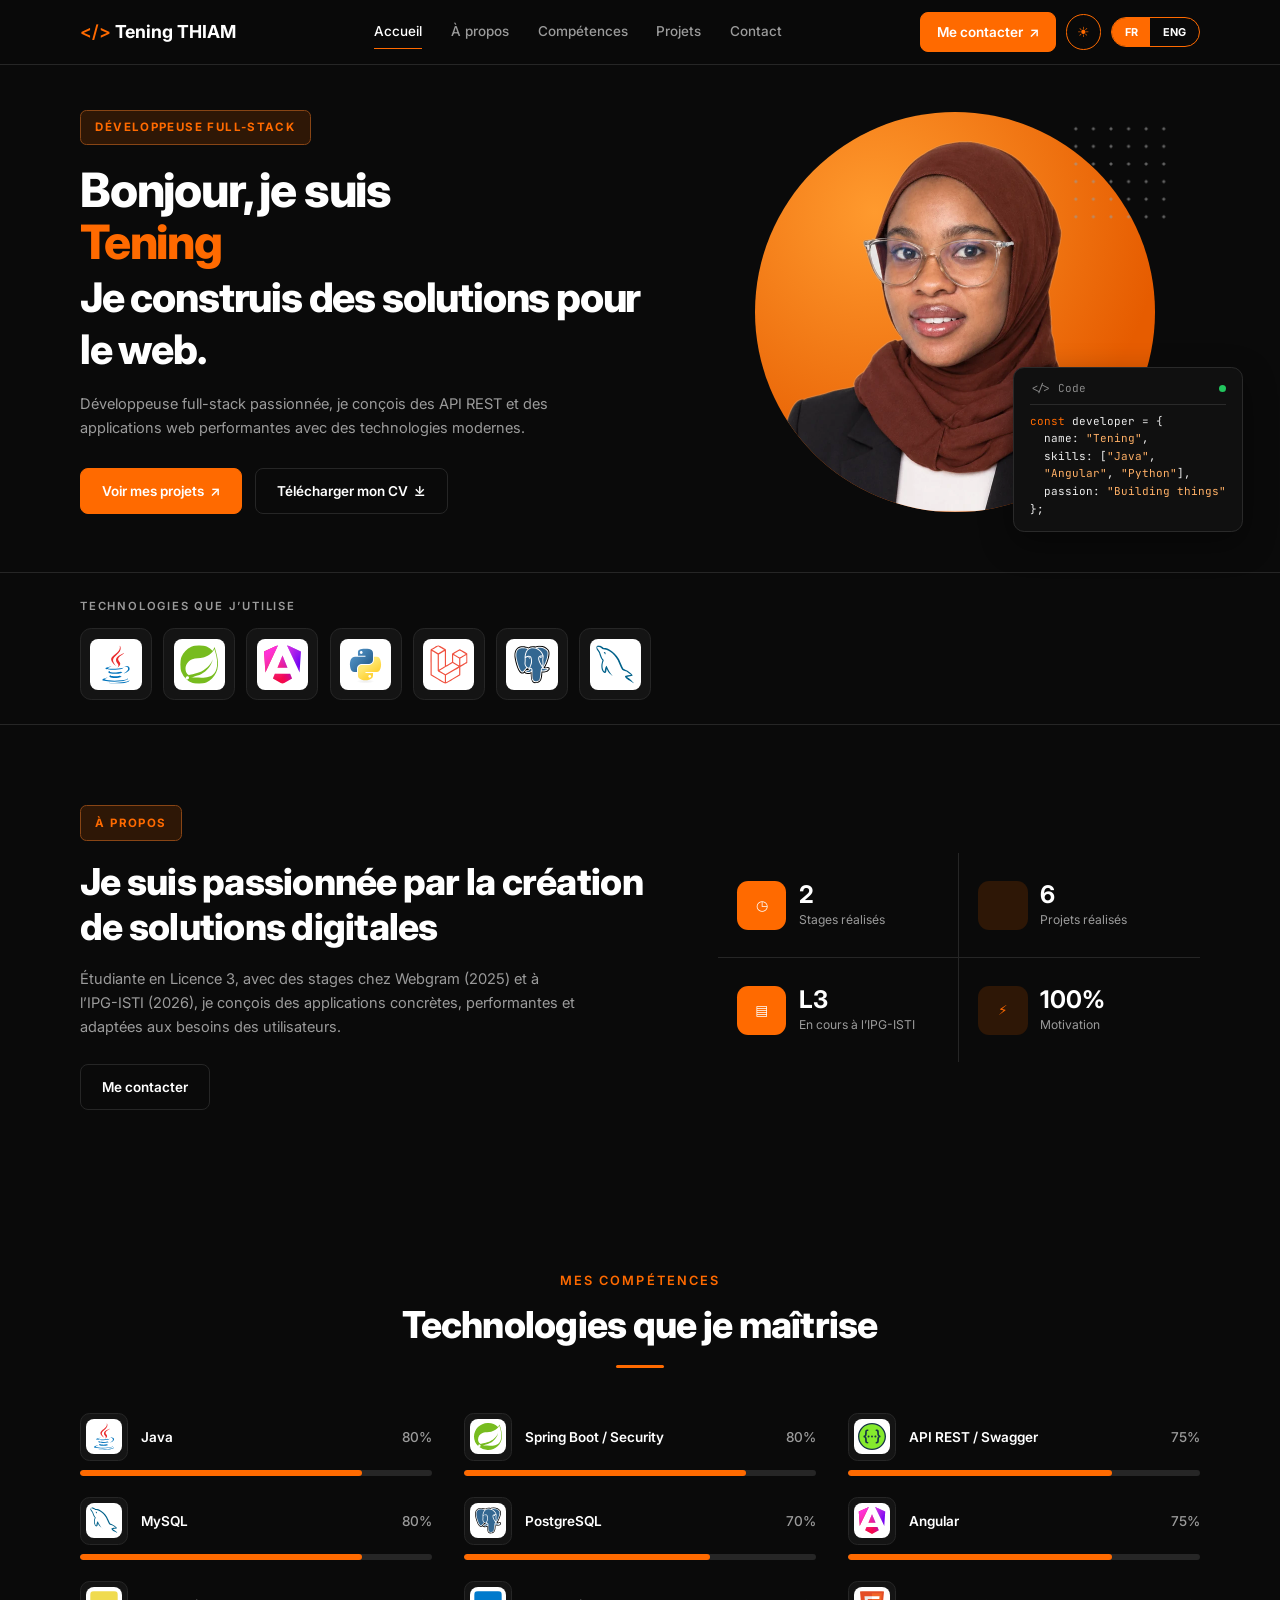
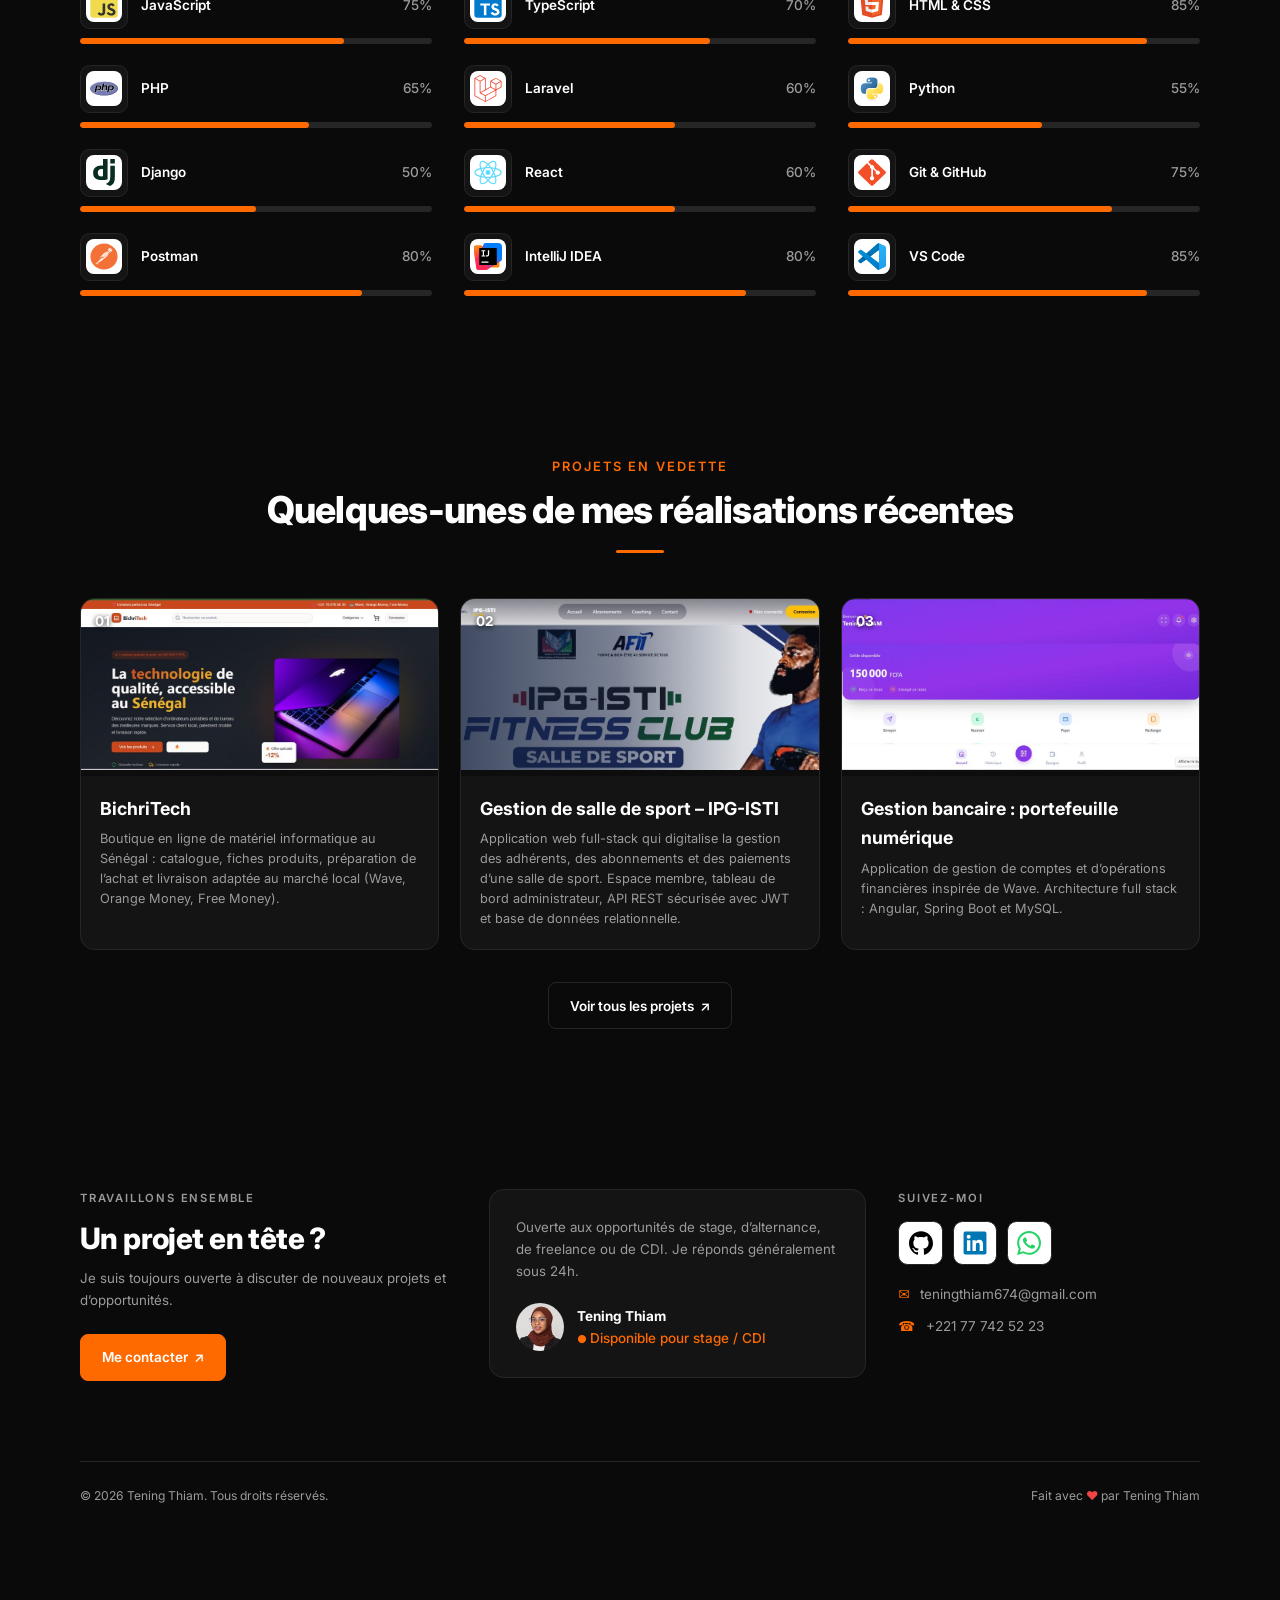
<file: index.html>
<!DOCTYPE html>
<html lang="fr" data-theme="dark">
<head>
<meta charset="UTF-8">
<meta name="viewport" content="width=device-width, initial-scale=1">
<title>Tening Thiam – Développeuse Full-Stack</title>
<meta name="description" content="Portfolio de Tening Thiam, développeuse full-stack : Java, Spring Boot, API REST, Angular, MySQL.">
<link rel="icon" href="assets/tening-cutout.webp">
<link rel="preconnect" href="https://fonts.googleapis.com">
<link rel="preconnect" href="https://fonts.gstatic.com" crossorigin>
<link href="https://fonts.googleapis.com/css2?family=Inter:wght@400;500;600;700;800&family=JetBrains+Mono&display=swap" rel="stylesheet">
<link rel="stylesheet" href="style.css">
</head>
<body data-page="home">
<header id="top"></header>
<main>
<section id="accueil" class="hero wrap">
  <div>
    <p class="badge" data-i="badge"></p>
    <h1><span data-i="hi"></span><br><em>Tening</em><br><span class="sub" data-i="h1b"></span></h1>
    <p class="lead" data-i="intro"></p>
    <div class="row">
      <a class="btn" href="#projets"><span data-i="b1"></span> ↗</a>
      <a class="btn ghost" href="assets/CV-Tening-Thiam.pdf" download><span data-i="b2"></span> ⤓</a>
    </div>
  </div>
  <div class="visual">
    <div class="dots"></div>
    <div class="circle"><img src="assets/tening-cutout.webp" alt="Portrait de Tening Thiam" width="800" height="800"></div>
    <div class="code"><div class="ch"><span>&lt;/&gt; Code</span><i></i></div>
<pre><b>const</b> developer = {
  name: <s>"Tening"</s>,
  skills: [<s>"Java"</s>,
  <s>"Angular"</s>, <s>"Python"</s>],
  passion: <s>"Building things"</s>
};</pre></div>
  </div>
</section>

<section class="strip"><div class="wrap">
  <p class="lab" data-i="tech_l"></p>
  <div class="tiles" id="strip"></div>
</div></section>

<section id="apropos" class="wrap sec two">
  <div>
    <span class="tag" data-i="about_l"></span>
    <h2 class="left" data-i="about_t"></h2>
    <p class="lead" data-i="about_p"></p>
    <a class="btn ghost" href="#contact" data-i="cta"></a>
  </div>
  <div class="stats" id="stats"></div>
</section>

<section id="competences" class="wrap sec">
  <div class="head"><span class="lab c" data-i="sk_l"></span><h2 data-i="sk_t"></h2></div>
  <div class="skills" id="skills"></div>
</section>

<section id="projets" class="wrap sec">
  <div class="head"><span class="lab c" data-i="pr_l"></span><h2 data-i="pr_t"></h2></div>
  <div class="feat" id="feat"></div>
  <p class="more"><a class="btn ghost" href="projects.html"><span data-i="all"></span> ↗</a></p>
</section>

<section id="contact" class="wrap sec">
  <div class="contact">
    <div>
      <span class="lab" data-i="ct_l"></span>
      <h2 class="left" data-i="ct_t"></h2>
      <p class="lead" data-i="ct_p"></p>
      <a class="btn" href="https://mail.google.com/mail/?view=cm&amp;fs=1&amp;to=teningthiam674@gmail.com&amp;su=Contact%20depuis%20votre%20portfolio" target="_blank" rel="noopener"><span data-i="cta"></span> ↗</a>
    </div>
    <div class="box">
      <p class="lead" data-i="ct_b"></p>
      <div class="me"><img src="assets/tening.jpg" alt="" width="60" height="60"><div><b>Tening Thiam</b><span data-i="avail"></span></div></div>
    </div>
    <div>
      <span class="lab" data-i="follow"></span>
      <div class="soc">
        <a href="https://github.com/teningthiam" target="_blank" rel="noopener" aria-label="GitHub"><img src="assets/logos/si-gh.svg" alt=""></a>
        <a href="https://www.linkedin.com/in/tening-thiam-1326122b2" target="_blank" rel="noopener" aria-label="LinkedIn"><img src="assets/logos/linkedin.svg" alt=""></a>
        <a href="https://wa.me/221777425223" target="_blank" rel="noopener" aria-label="WhatsApp"><img src="assets/logos/si-whatsapp.svg" alt=""></a>
      </div>
      <p class="ln"><a href="https://mail.google.com/mail/?view=cm&amp;fs=1&amp;to=teningthiam674@gmail.com&amp;su=Contact%20depuis%20votre%20portfolio" target="_blank" rel="noopener"><u>✉</u> teningthiam674@gmail.com</a></p>
      <p class="ln"><a href="tel:+221777425223"><u>☎</u> +221 77 742 52 23</a></p>
    </div>
  </div>
</section>
</main>
<footer id="foot"></footer>
<script src="script.js"></script>
</body>
</html>
</file>
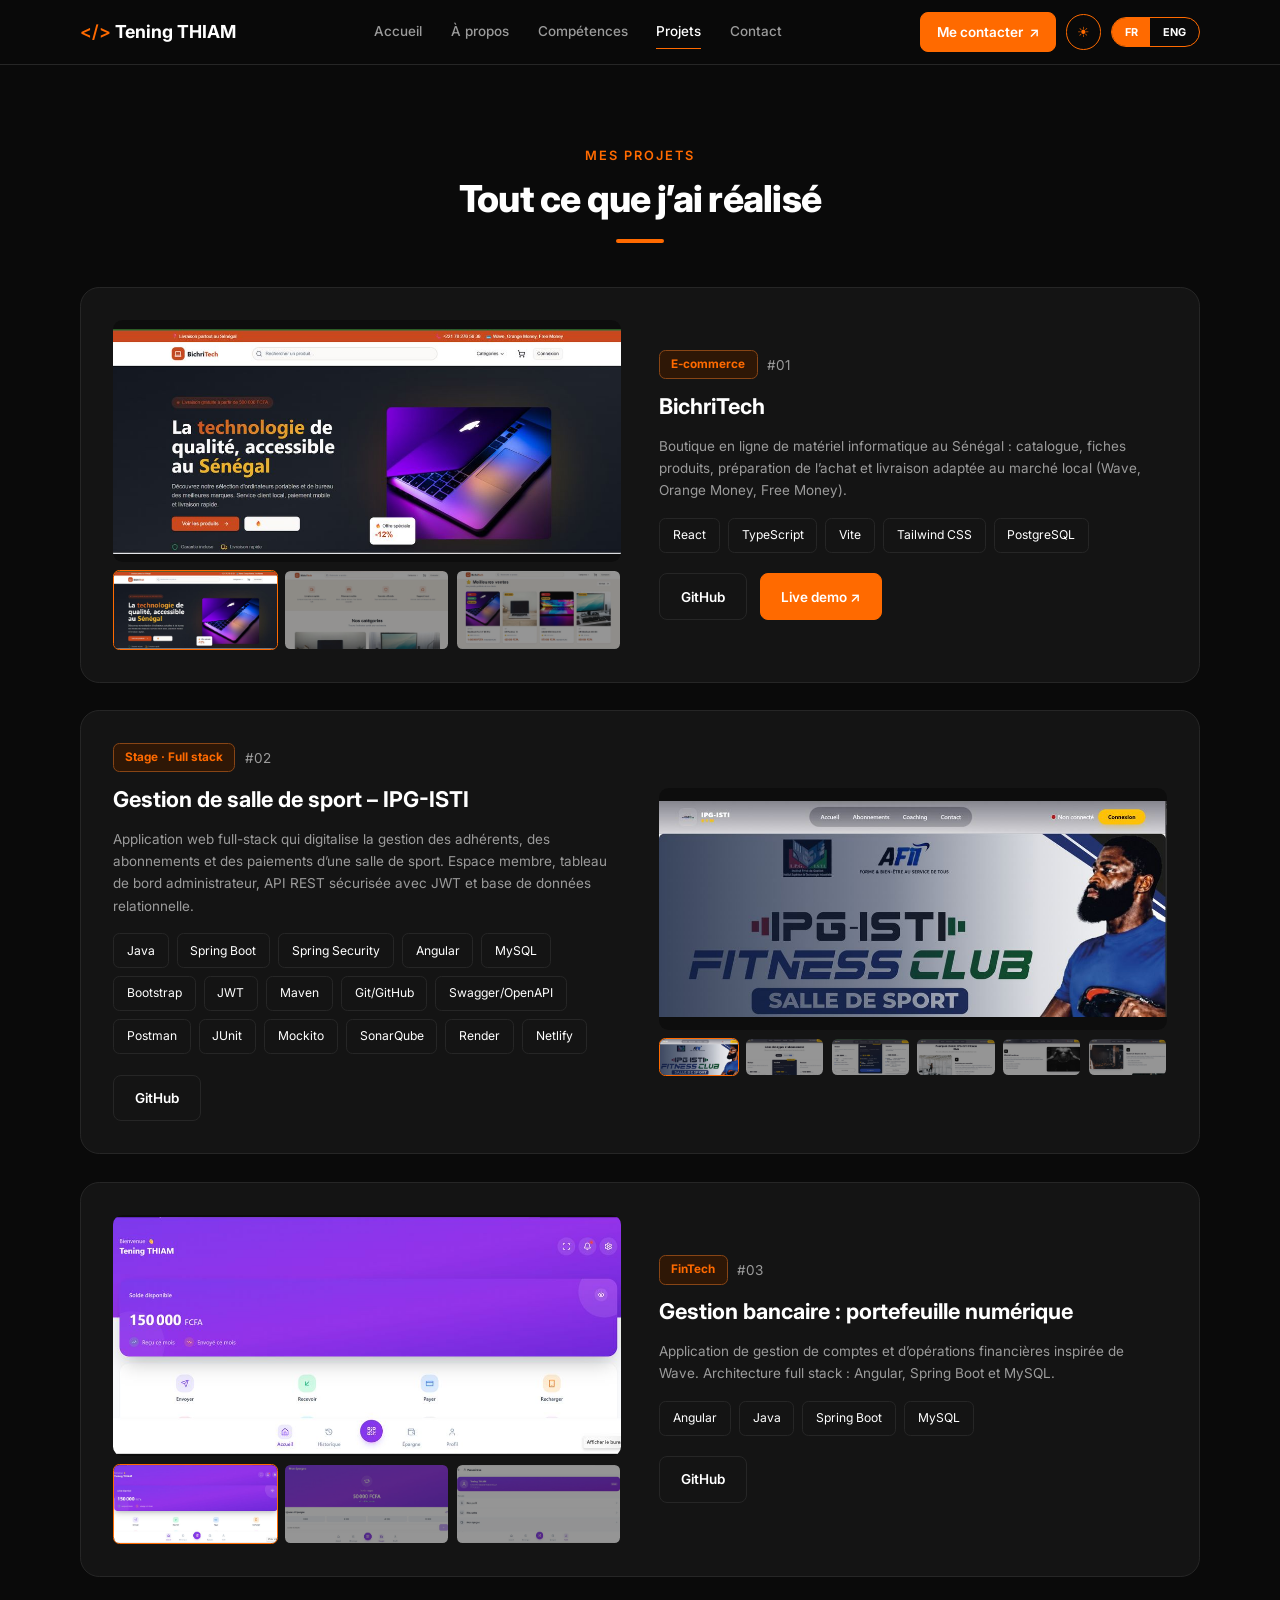
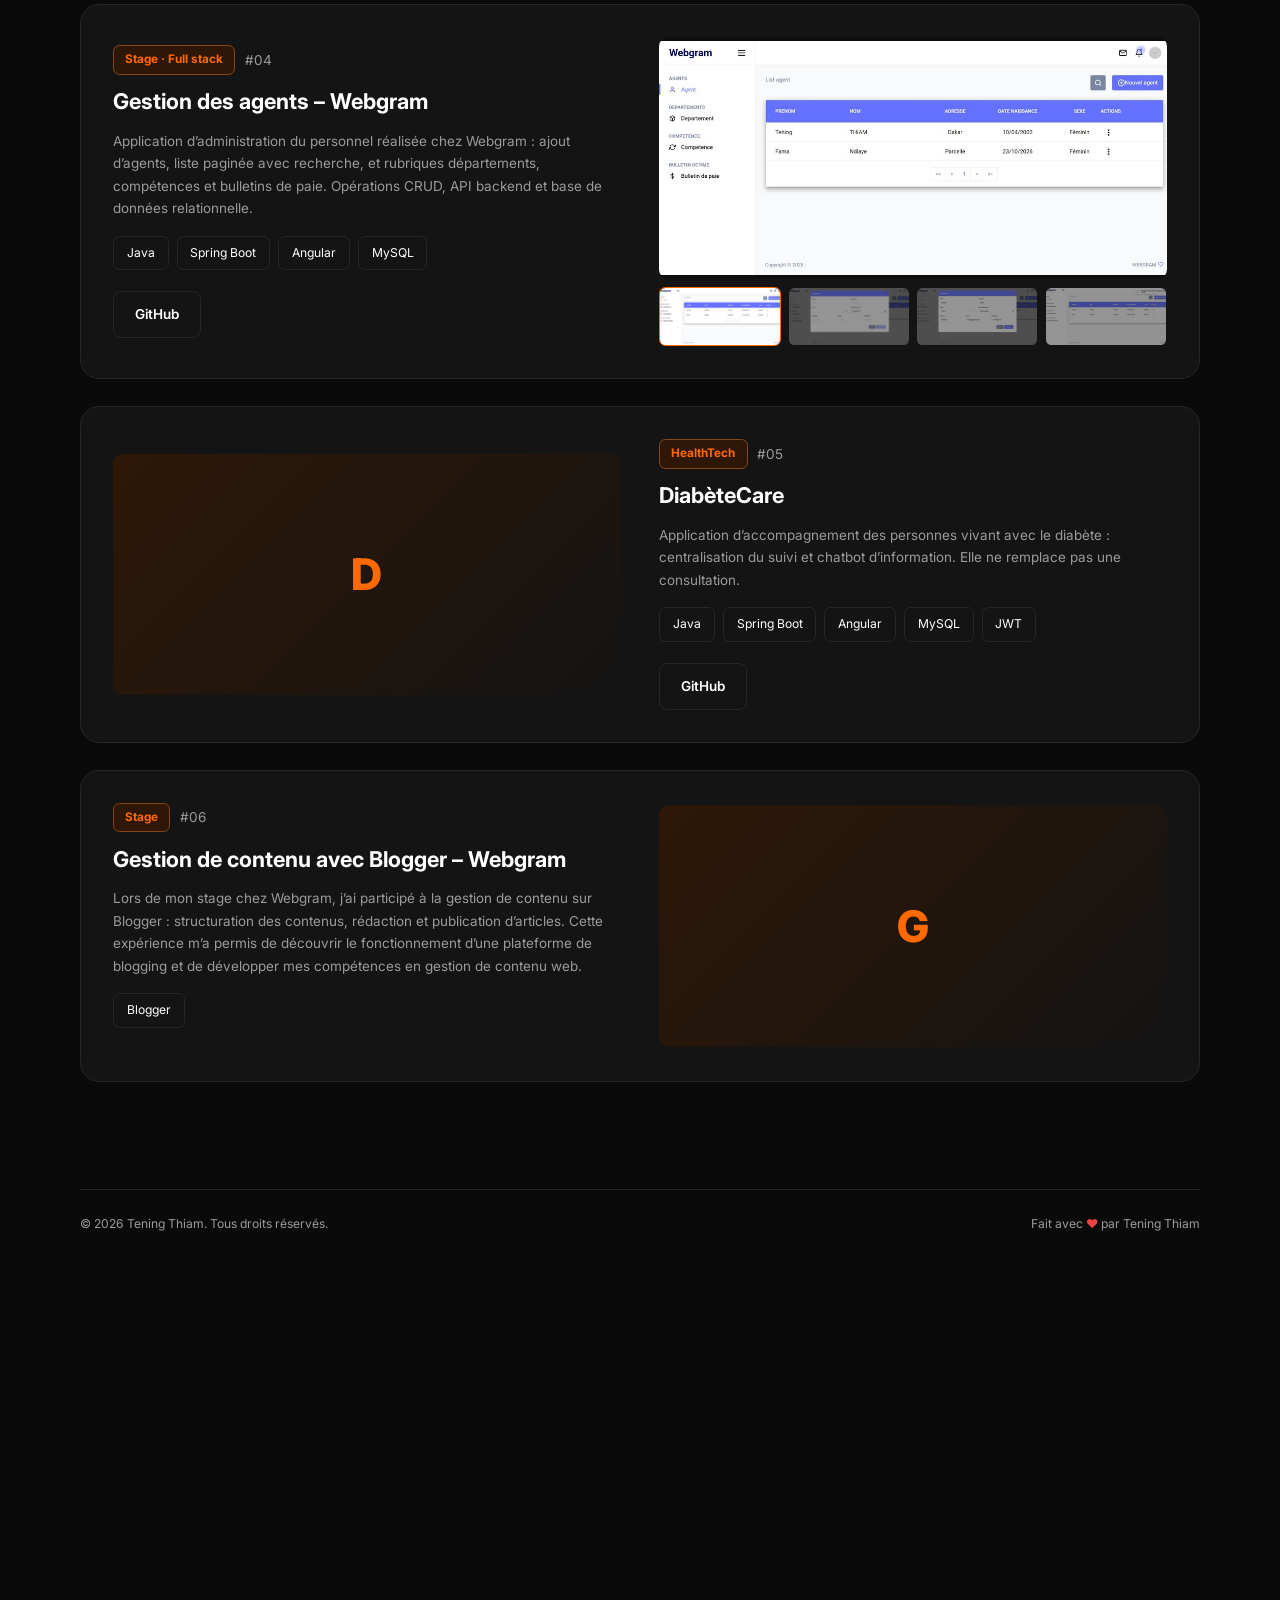
<file: projects.html>
<!DOCTYPE html>
<html lang="fr" data-theme="dark">
<head>
<meta charset="UTF-8">
<meta name="viewport" content="width=device-width, initial-scale=1">
<title>Projets – Tening Thiam</title>
<meta name="description" content="Projets de Tening Thiam : BichriTech, gestion bancaire, DiabèteCare, gestion des employés.">
<link rel="icon" href="assets/tening-cutout.webp">
<link rel="preconnect" href="https://fonts.googleapis.com">
<link rel="preconnect" href="https://fonts.gstatic.com" crossorigin>
<link href="https://fonts.googleapis.com/css2?family=Inter:wght@400;500;600;700;800&family=JetBrains+Mono&display=swap" rel="stylesheet">
<link rel="stylesheet" href="style.css">
</head>
<body data-page="projects">
<header id="top"></header>
<main class="wrap sec">
  <div class="head"><span class="lab c" data-i="pr_l2"></span><h2 data-i="pr_t2"></h2></div>
  <div id="all"></div>
</main>
<footer id="foot"></footer>
<script src="script.js"></script>
</body>
</html>
</file>
<file: style.css>
:root{--bg:#0a0a0a;--card:#141414;--line:#262626;--tx:#fff;--mut:#9b9b9b;--ac:#ff6a00;--acd:#2e1706;--tile:#fff;color-scheme:dark}
:root[data-theme=light]{--bg:#fff;--card:#f6f6f6;--line:#e4e4e4;--tx:#111;--mut:#666;--acd:#ffeadb;color-scheme:light}
*{box-sizing:border-box;margin:0}
html{scroll-behavior:smooth;scroll-padding-top:72px}
body{font:400 17px/1.65 Inter,system-ui,sans-serif;background:var(--bg);color:var(--tx)}
a{color:inherit;text-decoration:none}
:focus-visible{outline:2px solid var(--ac);outline-offset:3px}
.wrap{width:min(1400px,100% - 48px);margin-inline:auto}
.bar{position:sticky;top:0;z-index:10;background:color-mix(in srgb,var(--bg) 92%,transparent);backdrop-filter:blur(10px);border-bottom:1px solid var(--line)}
.bar-in{display:flex;align-items:center;justify-content:space-between;gap:16px;height:80px}
.logo{font-weight:700;font-size:1.4rem;white-space:nowrap}
.logo b{color:var(--ac);font-weight:600}
nav{display:flex;gap:36px;color:var(--mut);font-weight:500}
nav a{padding:6px 0;border-bottom:2px solid transparent}
nav a:hover{color:var(--tx)}
nav a.on{color:var(--tx);border-color:var(--ac)}
.tools{display:flex;align-items:center;gap:12px}
.btn{display:inline-flex;align-items:center;gap:8px;padding:14px 26px;border-radius:10px;background:var(--ac);color:#fff;font-weight:600;border:1.5px solid var(--ac);cursor:pointer;transition:filter .2s}
.btn:hover{filter:brightness(1.1)}
.btn.ghost{background:none;color:var(--tx);border-color:var(--line)}
.btn.ghost:hover{border-color:var(--ac);filter:none}
.btn.sm{padding:10px 20px}
.icon{width:44px;height:44px;border-radius:50%;border:1.5px solid var(--ac);background:none;color:var(--ac);cursor:pointer;font-size:1.1rem}
.burger{display:none}
.lang{display:flex;border:1.5px solid var(--ac);border-radius:99px;overflow:hidden}
.lang button{border:0;background:none;color:var(--tx);padding:9px 16px;font:700 .85rem Inter;cursor:pointer}
.lang .on{background:var(--ac);color:#fff}
.hero{display:grid;grid-template-columns:1.1fr .9fr;gap:40px;align-items:center;padding:56px 0 72px}
.badge,.tag{display:inline-block;padding:9px 18px;border:1px solid color-mix(in srgb,var(--ac) 45%,var(--line));background:var(--acd);border-radius:8px;color:var(--ac);font-weight:700;font-size:.9rem;letter-spacing:.12em;text-transform:uppercase;margin-bottom:24px}
h1{font-size:clamp(2.3rem,5vw,3.7rem);font-weight:800;letter-spacing:-.025em;line-height:1.1}
h1 em{font-style:normal;color:var(--ac)}
h1 .sub{font-size:.86em}
.lead{color:var(--mut);font-size:1.15rem;max-width:34em;margin:24px 0 34px}
.row{display:flex;flex-wrap:wrap;gap:16px}
.visual{position:relative;justify-self:center;width:min(500px,100%)}
.circle{aspect-ratio:1;border-radius:50%;overflow:hidden;background:radial-gradient(circle at 30% 25%,#ff9a2e,#e65c00 70%)}
.circle{animation:float 5s ease-in-out infinite}
@keyframes float{0%,100%{transform:translateY(-14px)}50%{transform:translateY(14px)}}
.circle img{width:100%;height:100%;object-fit:cover;object-position:center 20%;display:block}
.dots{position:absolute;top:2%;right:-4%;width:130px;height:130px;background:radial-gradient(circle,var(--mut) 1.6px,transparent 2.2px) 0 0/22px 22px;opacity:.6}
.code{position:absolute;right:-22%;bottom:-5%;background:#101010;border:1px solid #2a2a2a;border-radius:14px;padding:14px 20px 16px;color:#eee;font:.86rem/1.6 "JetBrains Mono",monospace;box-shadow:0 14px 40px rgba(0,0,0,.4)}
.code .ch{display:flex;justify-content:space-between;align-items:center;color:#8a8a8a;border-bottom:1px solid #2a2a2a;padding-bottom:8px;margin-bottom:10px;gap:40px}
.code i{width:9px;height:9px;border-radius:50%;background:#22c55e}
.code pre{font:inherit}
.code b{color:var(--ac);font-weight:400}
.code s{text-decoration:none;color:#ffb066}
.strip{border-block:1px solid var(--line);padding:30px 0}
.lab{display:block;color:var(--mut);font-size:.88rem;font-weight:600;letter-spacing:.16em;text-transform:uppercase;margin-bottom:16px}
.lab.c{color:var(--ac);text-align:center;font-size:1rem;margin-bottom:14px}
.tiles{display:flex;flex-wrap:wrap;gap:14px}
.tile{width:90px;height:90px;border-radius:14px;background:var(--card);border:1px solid var(--line);display:grid;place-items:center}
.tile img,.sk .lg img{width:64px;height:64px;padding:8px;background:var(--tile);border-radius:10px;object-fit:contain}
.sec{padding:100px 0}
.two{display:grid;grid-template-columns:1.1fr .9fr;gap:60px;align-items:center}
h2{font-size:clamp(1.9rem,3.8vw,2.9rem);font-weight:800;letter-spacing:-.02em;line-height:1.2}
h2.left{margin-bottom:0}
.head{text-align:center;margin-bottom:56px}
.head h2::after{content:"";display:block;width:60px;height:4px;border-radius:4px;background:var(--ac);margin:22px auto 0}
.two .lead{margin:22px 0 30px}
.stats{display:grid;grid-template-columns:1fr 1fr;border:0}
.stat{display:flex;gap:16px;align-items:center;padding:34px 24px;border-bottom:1px solid var(--line)}
.stat:nth-child(odd){border-right:1px solid var(--line)}
.stat:nth-last-child(-n+2){border-bottom:0}
.stat u{text-decoration:none;display:grid;place-items:center;width:62px;height:62px;border-radius:14px;background:var(--ac);color:#fff;font-weight:700;flex:none}
.stat:nth-child(even) u{background:var(--acd);color:var(--ac)}
.stat b{display:block;font-size:1.9rem;line-height:1.1}
.stat span{color:var(--mut);font-size:.95rem}
.skills{display:grid;grid-template-columns:repeat(3,1fr);gap:26px 40px}
.sk .top{display:flex;align-items:center;gap:16px}
.sk .lg{flex:none;width:60px;height:60px;border-radius:12px;background:var(--card);border:1px solid var(--line);display:grid;place-items:center}
.sk .lg img{width:44px;height:44px;padding:5px}
.sk b{font-weight:600;flex:1}
.sk .top span{color:var(--mut);font-weight:500}
.bar2{height:7px;border-radius:7px;background:var(--line);margin-top:12px;overflow:hidden}
.bar2 i{display:block;height:100%;background:var(--ac);border-radius:7px}
.feat{display:grid;grid-template-columns:repeat(3,1fr);gap:26px}
.fc{background:var(--card);border:1px solid var(--line);border-radius:18px;overflow:hidden;display:block;transition:border-color .2s}
.fc:hover{border-color:var(--ac)}
.fc .im{position:relative;aspect-ratio:2.1/1;background:#0d0d0d}
.fc .im img{width:100%;height:100%;object-fit:cover;object-position:top}
.fc .im em{position:absolute;top:14px;left:18px;font-style:normal;font-weight:700;color:#fff;text-shadow:0 1px 6px #000}
.fc div.t{padding:22px 24px 26px}
.fc h3{font-size:1.4rem;margin-bottom:8px}
.fc p{color:var(--mut);font-size:1rem;line-height:1.55}
.ph{width:100%;height:100%;display:grid;place-items:center;background:linear-gradient(135deg,var(--acd),var(--card));font:800 3.4rem Inter;color:var(--ac)}
.more{text-align:center;margin-top:40px}
.contact{display:grid;grid-template-columns:1fr 1fr .8fr;gap:40px;align-items:start}
.contact h2{margin:12px 0 14px;font-size:2.3rem}
.contact .lead{margin:0 0 28px;font-size:1.05rem}
.box{background:var(--card);border:1px solid var(--line);border-radius:18px;padding:32px}
.box .lead{margin:0 0 26px;color:var(--mut)}
.me{display:flex;gap:16px;align-items:center}
.me img{width:60px;height:60px;border-radius:50%;object-fit:cover;object-position:top}
.me b{display:block}
.me span{color:var(--ac);font-weight:500}
.me span::before{content:"● ";font-size:.8em}
.soc{display:flex;gap:12px;margin-bottom:22px}
.soc a{width:56px;height:56px;display:grid;place-items:center;border-radius:12px;background:#fff;border:1px solid var(--line)}
.soc a:hover{border-color:var(--ac)}
.soc img{width:30px;height:30px}
.ln{margin-bottom:12px;color:var(--mut)}
.ln u{text-decoration:none;color:var(--ac);margin-right:8px}
.ln a:hover{color:var(--tx)}
.foot{display:flex;justify-content:space-between;gap:12px;padding:30px 0;border-top:1px solid var(--line);color:var(--mut);font-size:.95rem}
.foot b{color:#ef4444;font-weight:400}
.proj{display:grid;grid-template-columns:1fr 1fr;gap:48px;align-items:center;background:var(--card);border:1px solid var(--line);border-radius:24px;padding:40px;margin-bottom:34px}
.proj:nth-child(even) .shot{order:2}
.shot img.m{width:100%;aspect-ratio:2.1/1;object-fit:contain;border-radius:12px;display:block;background:#0d0d0d}
.shot .ph{aspect-ratio:2.1/1;border-radius:12px}
.thumbs{display:flex;gap:8px;margin-top:10px}
.thumbs button{flex:1;border:2px solid transparent;border-radius:8px;padding:0;background:none;cursor:pointer;opacity:.55;overflow:hidden}
.thumbs button.on{border-color:var(--ac);opacity:1}
.thumbs img{width:100%;aspect-ratio:2.1/1;object-fit:cover;object-position:top;display:block}
.pk{display:flex;align-items:center;gap:12px;margin-bottom:12px}
.pk b{padding:5px 14px;border-radius:8px;background:var(--acd);color:var(--ac);border:1px solid color-mix(in srgb,var(--ac) 45%,var(--line));font-size:.92rem}
.pk span{color:var(--mut)}
.proj h3{font-size:1.7rem;margin-bottom:12px}
.proj p{color:var(--mut);margin-bottom:20px}
.pt{display:flex;flex-wrap:wrap;gap:10px;margin-bottom:26px}
.pt span{padding:8px 16px;border:1px solid var(--line);border-radius:8px;font-size:.95rem}
@media(min-width:1000px){body{zoom:.8}}
@media(max-width:960px){
 .hero,.two,.contact,.proj{grid-template-columns:1fr}
 .proj:nth-child(even) .shot{order:0}
  .skills,.feat{grid-template-columns:1fr 1fr}
 .burger{display:block}
 .tools .btn{display:none}
 nav{display:none;position:absolute;top:80px;left:0;right:0;flex-direction:column;gap:0;background:var(--bg);border-bottom:1px solid var(--line);padding:8px 20px}
 nav.open{display:flex}
 nav a{padding:12px 0}
 .code{right:0;bottom:-8%}.dots{right:0}
}
@media(max-width:600px){.skills,.feat,.stats{grid-template-columns:1fr}.stat:nth-child(odd){border-right:0}.stat:nth-last-child(-n+2){border-bottom:1px solid var(--line)}.proj{padding:22px}.logo{font-size:1.1rem}.lang button{padding:8px 11px}.sec{padding:70px 0}}
@media(prefers-reduced-motion:reduce){html{scroll-behavior:auto}.circle{animation:none}*{transition:none!important}}
</file>
